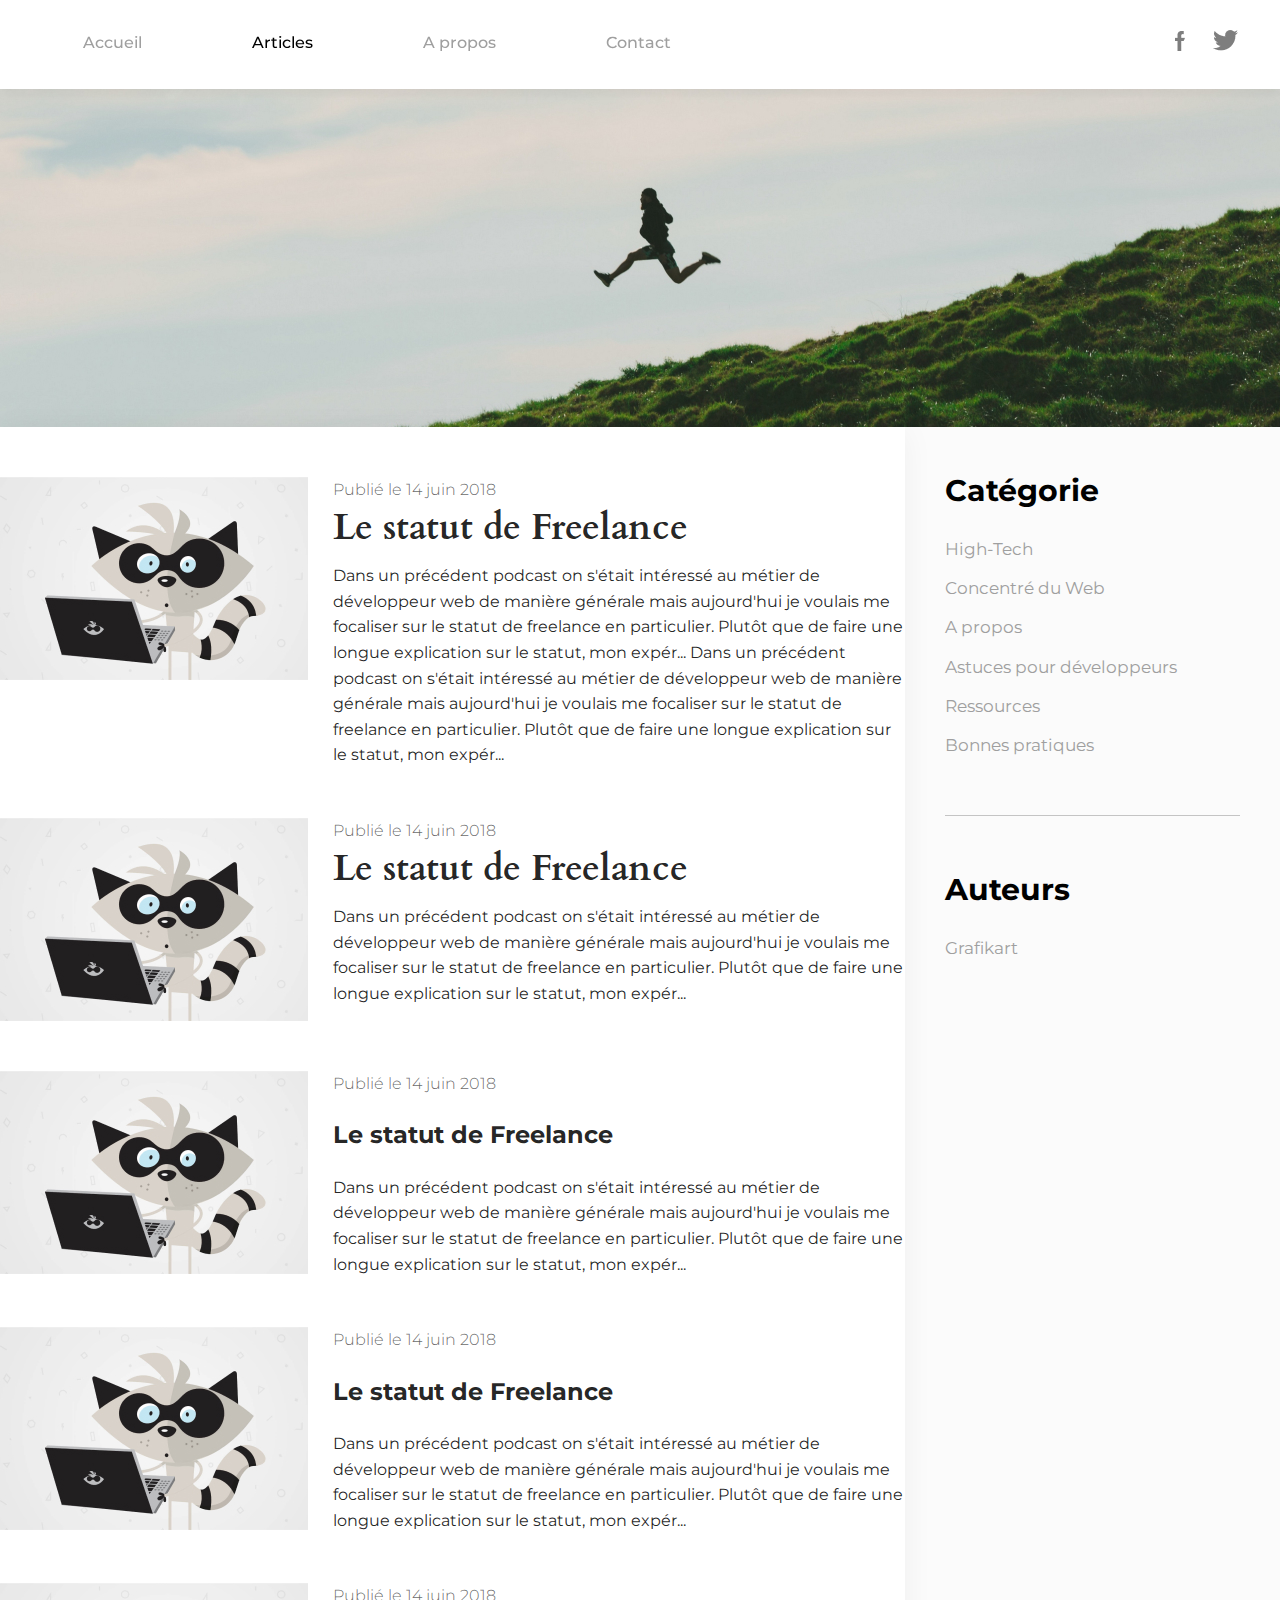
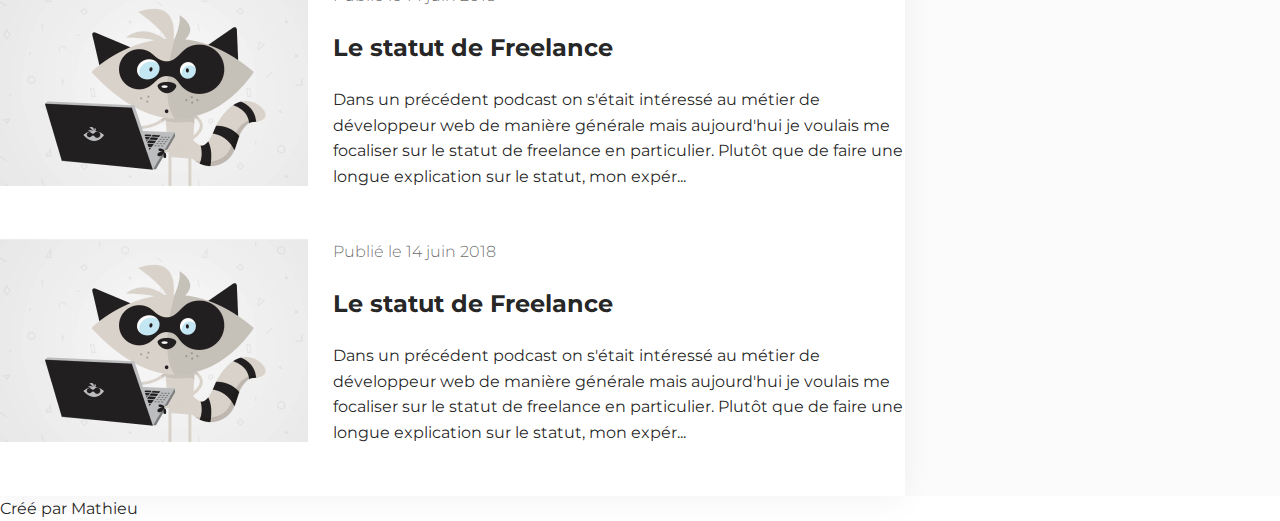
<file: Html_CSS/TP _ Création d'un blog/index.html>
<!DOCTYPE html>
<html lang="fr">
<head>
    <meta charset="UTF-8">
    <meta name="viewport" content="width=device-width, initial-scale=1.0">
    <meta http-equiv="X-UA-Compatible" content="ie=edge">
    <title>Mon Blog</title>
    <link href="https://fonts.googleapis.com/css?family=Cardo:700|Montserrat:300,700&display=swap" rel="stylesheet">
    <link rel="stylesheet" href="style.css">
</head>
<body>
    <header class="topbar">
        <nav>
            <a href="index.html">Accueil</a>
            <a href="article.html" class="active">Articles</a>
            <a href="apropos.html">A propos</a>
            <a href="contact.html" class="important">Contact</a>
        </nav>
        <div class="social">
            <a href="#" title="Facebook"><img src="img/facebook.png" title="Facebook"></a>
            <a href="#" title="Twitter"><img src="img/twitter.png" title="Twitter"></a>
        </div>
    </header>
    <div class="banniere"></div>
    <div class="body">
    <main class="main">
        <div class="container">
            <article class="article">
                <a href="article.html" class="article-img"><img src="img/article.jpg" alt=""></a>
                <div class="article-date">Publié le 14 juin 2018</div>
                <h2 class="article-title"><a href="article.html">Le statut de Freelance</a></h2>
                <p>
                    <span class="important">Dans un précédent podcast</span>  on s'était intéressé au métier de développeur web de manière générale mais aujourd'hui je voulais me focaliser sur le statut de freelance en particulier. Plutôt que de faire une longue explication sur le statut, mon expér...
                    Dans un précédent podcast on s'était intéressé au métier de développeur web de manière générale mais aujourd'hui je voulais me focaliser sur le statut de freelance en particulier. Plutôt que de faire une longue explication sur le statut, mon expér...
                </p>
            </article>
            <article class="article">
                <a href="article.html" class="article-img"><img src="img/article.jpg" alt=""></a>
                <div class="article-date">Publié le 14 juin 2018</div>
                <h2 class="article-title"><a href="article.html">Le statut de Freelance</a></h2>
                <p>
                    Dans un précédent podcast on s'était intéressé au métier de développeur web de manière générale mais aujourd'hui je voulais me focaliser sur le statut de freelance en particulier. Plutôt que de faire une longue explication sur le statut, mon expér...
                </p>
            </article>
            <article class="article">
                <a href="article.html" class="article-img"><img src="img/article.jpg" alt=""></a>
                <div class="article-date">Publié le 14 juin 2018</div>
                <h2><a href="article.html">Le statut de Freelance</a></h2>
                <p>
                    Dans un précédent podcast on s'était intéressé au métier de développeur web de manière générale mais aujourd'hui je voulais me focaliser sur le statut de freelance en particulier. Plutôt que de faire une longue explication sur le statut, mon expér...
                </p>
            </article>
            <article class="article">
                <a href="article.html" class="article-img"><img src="img/article.jpg" alt=""></a>
                <div class="article-date">Publié le 14 juin 2018</div>
                <h2><a href="article.html">Le statut de Freelance</a></h2>
                <p>
                    Dans un précédent podcast on s'était intéressé au métier de développeur web de manière générale mais aujourd'hui je voulais me focaliser sur le statut de freelance en particulier. Plutôt que de faire une longue explication sur le statut, mon expér...
                </p>
            </article>
            <article class="article">
                <a href="article.html" class="article-img"><img src="img/article.jpg" alt=""></a>
                <div class="article-date">Publié le 14 juin 2018</div>
                <h2><a href="article.html">Le statut de Freelance</a></h2>
                <p>
                    Dans un précédent podcast on s'était intéressé au métier de développeur web de manière générale mais aujourd'hui je voulais me focaliser sur le statut de freelance en particulier. Plutôt que de faire une longue explication sur le statut, mon expér...
                </p>
            </article>
            <article class="article">
                <a href="article.html" class="article-img"><img src="img/article.jpg" alt=""></a>
                <div class="article-date">Publié le 14 juin 2018</div>
                <h2><a href="article.html">Le statut de Freelance</a></h2>
                <p>
                    Dans un précédent podcast on s'était intéressé au métier de développeur web de manière générale mais aujourd'hui je voulais me focaliser sur le statut de freelance en particulier. Plutôt que de faire une longue explication sur le statut, mon expér...
                </p>
            </article>
        </div>
    </main>
    <aside class="sidebar">
        <h4 class="sidebar-title">Catégorie</h4>
        <ul>
            <li><a href="#">High-Tech</a></li>
            <li><a href="#">Concentré du Web</a></li>
            <li><a href="#">A propos</a></li>
            <li><a href="#">Astuces pour développeurs</a></li>
            <li><a href="#">Ressources</a></li>
            <li><a href="#">Bonnes pratiques</a></li>
        </ul>
        <hr>
        <h4 class="sidebar-title">Auteurs</h4>
        <ul>
            <li><a href="#">Grafikart</a></li>
        </ul>
    </aside>
</div>
    <footer class="footer">
        Créé par Mathieu
    </footer>
</body>
</html>
</file>
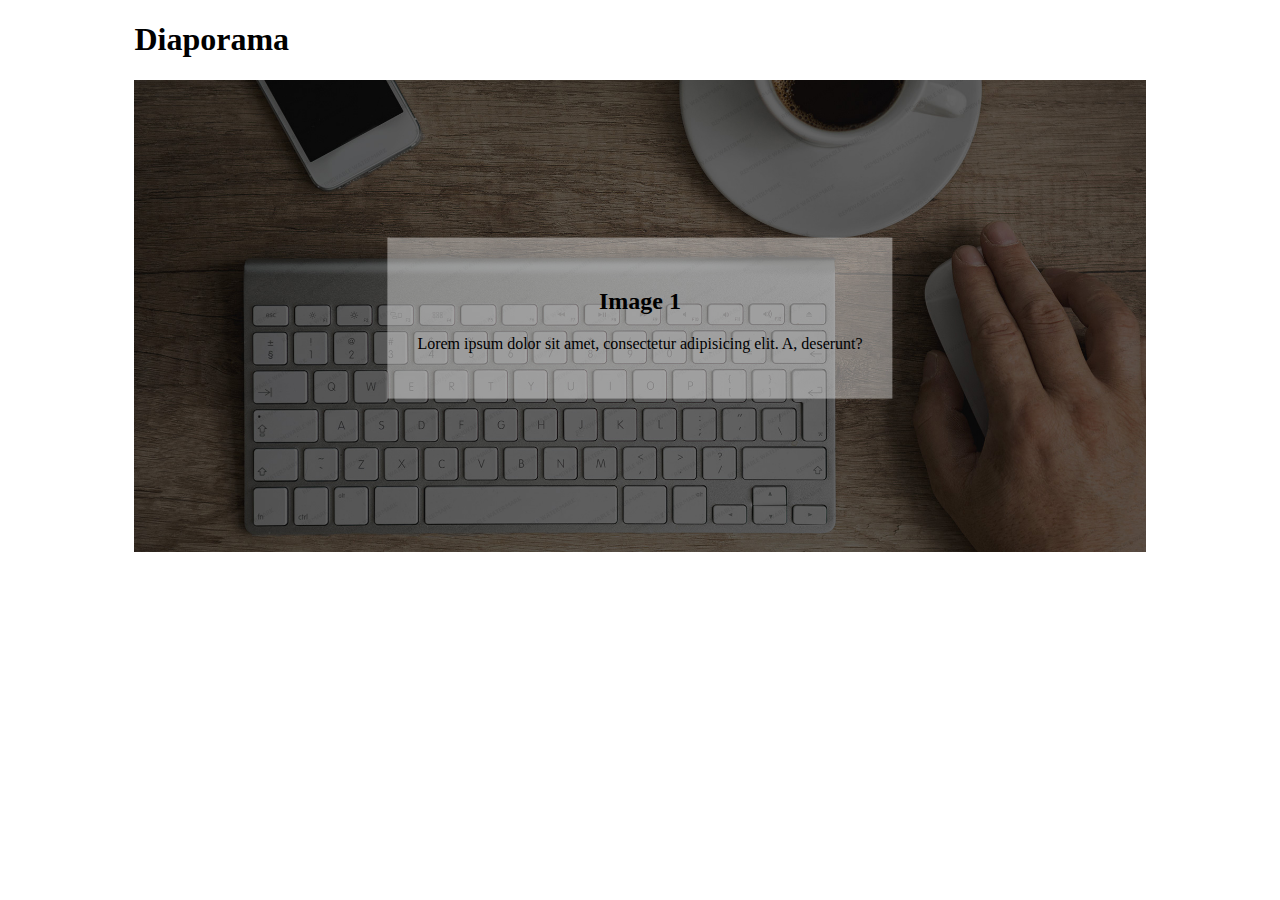
<file: Javascript/Diaporama_V1/index.html>
<!DOCTYPE html>
<html lang="fr">
<head>
    <meta charset="UTF-8">
    <meta name="viewport" content="width=device-width, initial-scale=1.0">
    <title>Carousel</title>

    <!-- Fichiers CSS -->
    <link rel="stylesheet" href="https://maxst.icons8.com/vue-static/landings/line-awesome/line-awesome/1.3.0/css/line-awesome.min.css">
    <link rel="stylesheet" href="css/styles.css">
</head>
<body>
    <main>
        <h1>Diaporama</h1>

        <!-- Placer ici le diaporama -->
        <section class="diapo">
            <!-- Première image, affichée au chargement -->
            <div class="diapo__element diapo__element--active">
                <img class="diapo__image" src="images/index-slide01.jpg" alt="Image 1">
                <div class="diapo__texte">
                    <h2>Image 1</h2>
                    <p>Lorem ipsum dolor sit amet, consectetur adipisicing elit. A, deserunt?</p>
                </div>
            </div>

            <!-- Deuxième image, masquée au chargement -->
            <div class="diapo__element">
                <img class="diapo__image" src="images/index-slide02.jpg" alt="Image 2">
                <div class="diapo__texte">
                    <h2>Image 2</h2>
                    <p>Lorem ipsum dolor sit amet, consectetur adipisicing elit. A, deserunt?</p>
                </div>
            </div>

            <!-- Troisième image, masquée au chargement -->
            <div class="diapo__element">
                <img class="diapo__image" src="images/index-slide03.jpg" alt="Image 3">
                <div class="diapo__texte">
                    <h2>Image 3</h2>
                    <p>Lorem ipsum dolor sit amet, consectetur adipisicing elit. A, deserunt?</p>
                </div>
            </div>

            <i id="fleche-gauche" class="las la-chevron-left"></i>
            <i id="fleche-droite" class="las la-chevron-right"></i>
        </section>

    </main>

    <!-- Fichiers JS -->
    <script src="js/scripts.js"></script>
</body>
</html>
</file>
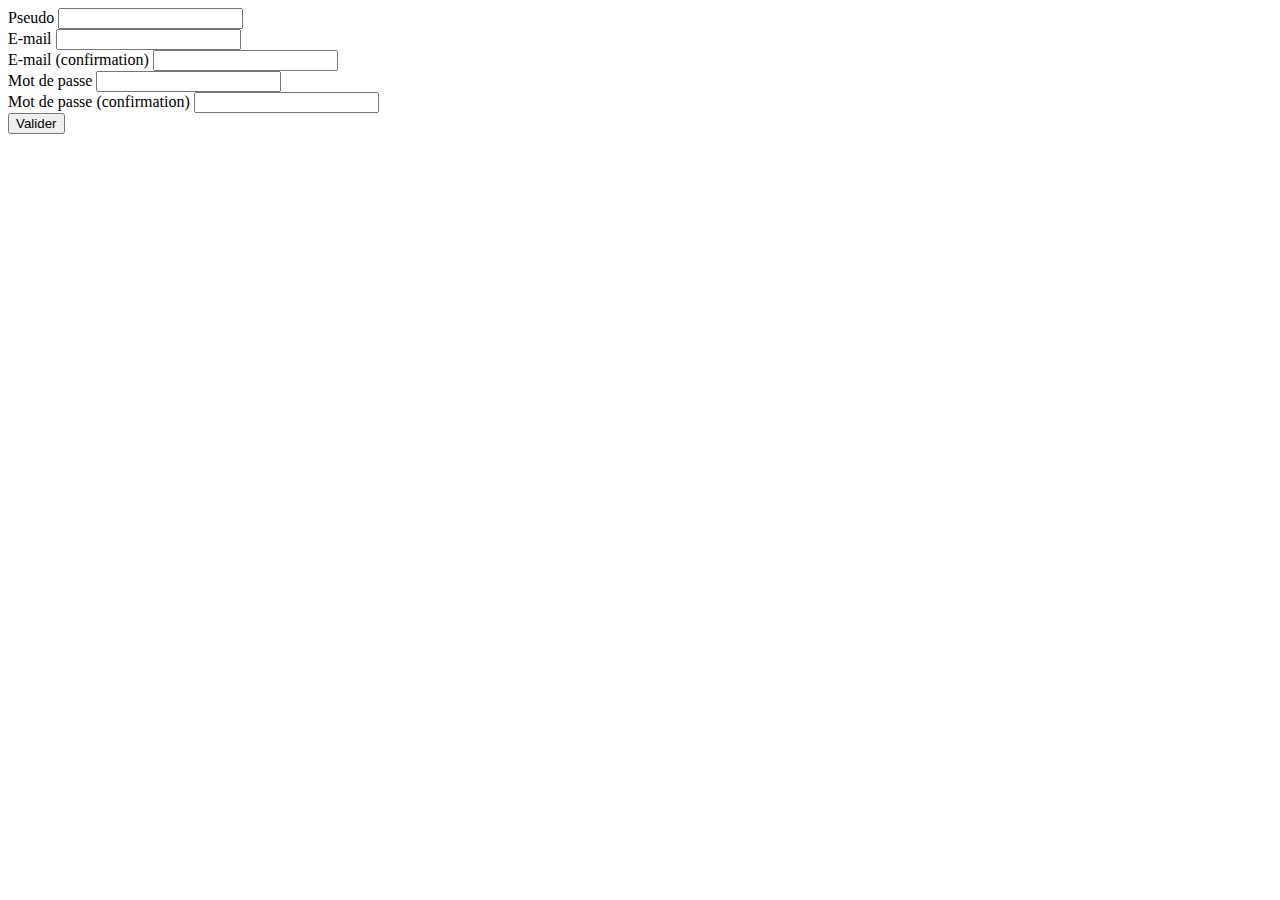
<file: Javascript/Formulaire_v1/index.html>
<!DOCTYPE html>
<html lang="en">
<head>
    <meta charset="UTF-8">
    <meta name="viewport" content="width=device-width, initial-scale=1.0">
    <title>Document</title>
</head>
<body>
    <form action="#" method="post">
        <div>
            <label for="pseudo">Pseudo</label>
            <input type="text" id="pseudo" name="pseudo">
        </div>
        <div>
            <label for="email1">E-mail</label>
            <input type="email" id="email1" name="email1">
        </div>
        <div>
            <label for="email2">E-mail (confirmation)</label>
            <input type="email" id="email2" name="email2">
        </div>
        <div>
            <label for="pass1">Mot de passe</label>
            <input type="password" id="pass1" name="pass1">
        </div>
        <div>
            <label for="pass2">Mot de passe (confirmation)</label>
            <input type="password" id="pass2" name="pass2">
        </div>
        <button type="submit">Valider</button>
    </form>

    <script src="js/scripts.js"></script>
</body>
</html>
</file>
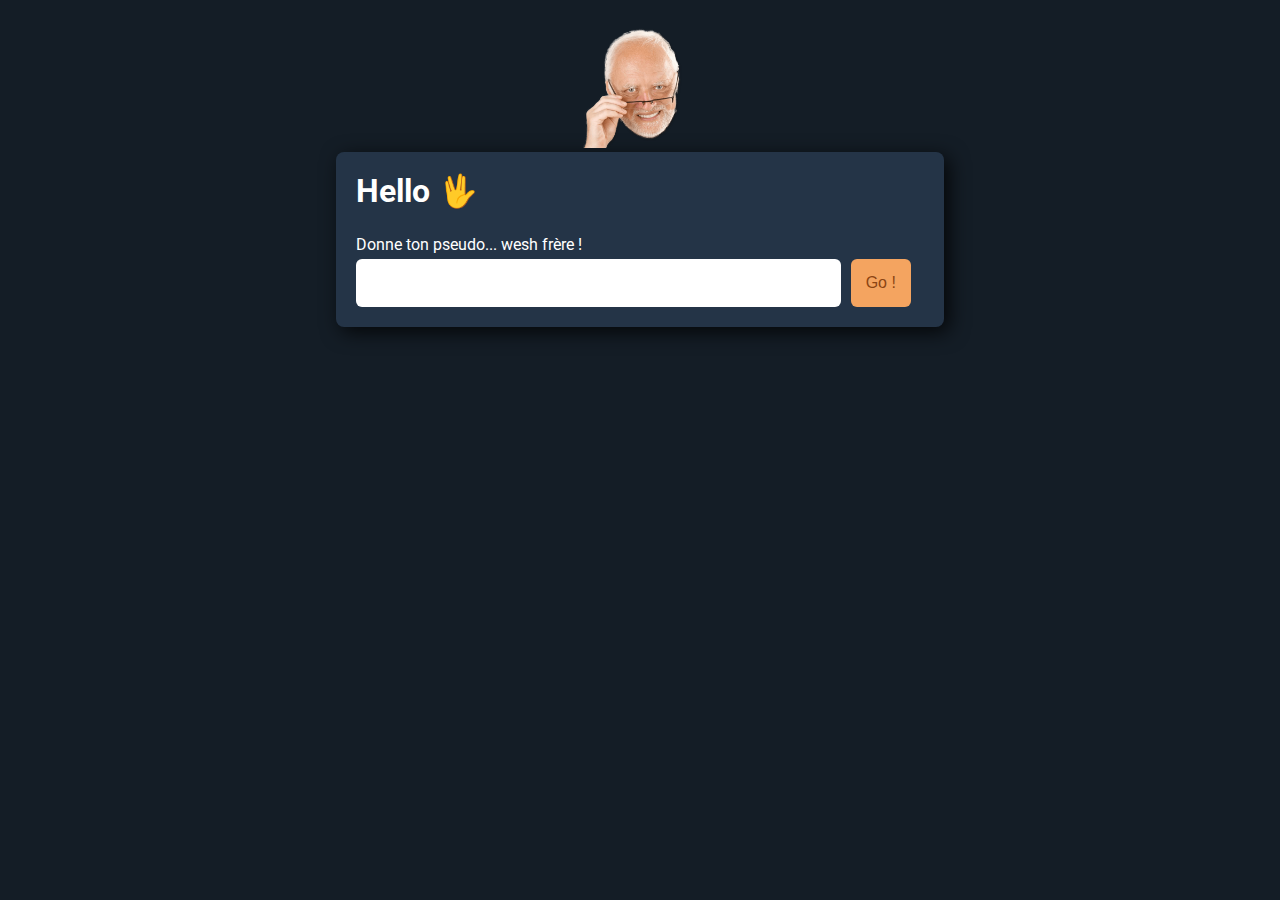
<file: jQuery/devinette_nombre/index.html>
<!DOCTYPE html>
<html lang="en">
    <head>
        <meta charset="UTF-8">
        <title>Jeu !</title>
        <link rel="preconnect" href="https://fonts.gstatic.com">
        <link href="https://fonts.googleapis.com/css2?family=Roboto:wght@400;700&display=swap" rel="stylesheet">
        <link rel="stylesheet" href="css/style.css">
    </head>
    <body>

        <!-- Formulaire de "Welcome" 😁 -->
        <img src="imgs/welcome.png" alt="Hello jeune joueur !" class="img-welcome">
        <div class="card">
            <h2>Hello 🖖</h2>
            <form id="form-welcome">
                <label for="gamer">Donne ton pseudo... wesh frère !</label>
                <div class="flex">
                    <input type="text" id="gamer">
                    <button>Go !</button>
                </div>
            </form>
        </div>

        <div id="form-game" class="card d-none">
            <h2>Bienvenue !</h2>
            <form id="game">
                <label for="number">Choisis un nombre entre 1 et 100</label>
                <div class="flex">
                    <input type="text" id="number">
                    <button>Valider</button>
                </div>
            </form>
            <h3 class="indication"></h3>
        </div>

        <script src="https://code.jquery.com/jquery-3.5.1.min.js" integrity="sha256-9/aliU8dGd2tb6OSsuzixeV4y/faTqgFtohetphbbj0=" crossorigin="anonymous"></script>
        <script src="js/game.js"></script>
    </body>
</html>
</file>
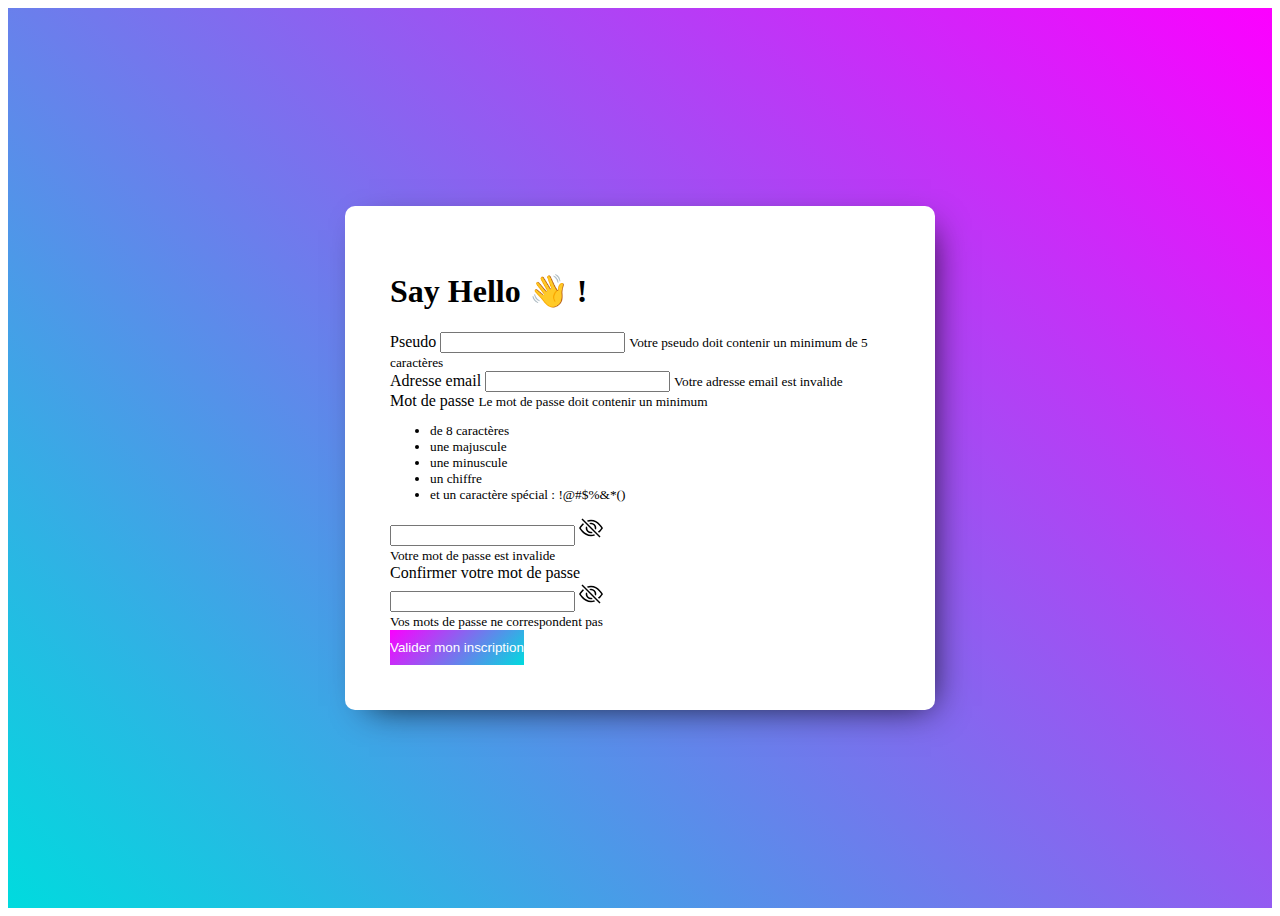
<file: jQuery/Formulaire_V1/index.html>
<!DOCTYPE html>
<html lang="en">
    <head>
        <meta charset="UTF-8">
        <title>Formulaire</title>

        <!-- Bootstrap CSS -->
        <link href="https://cdn.jsdelivr.net/npm/bootstrap@5.0.0-beta1/dist/css/bootstrap.min.css" rel="stylesheet" integrity="sha384-giJF6kkoqNQ00vy+HMDP7azOuL0xtbfIcaT9wjKHr8RbDVddVHyTfAAsrekwKmP1" crossorigin="anonymous">

        <!-- My CSS -->
        <link rel="stylesheet" href="css/styles.css">
    </head>
    <body>

        <div class="container-perso">

            <form>
                <h1 class="text-center mb-5">Say Hello 👋 !</h1>

                <!-- Pseudo -->
                <div class="mb-3">
                    <label for="pseudo" class="form-label">Pseudo</label>
                    <input type="text" class="form-control" id="pseudo">
                    <small class="text-danger d-none">Votre pseudo doit contenir un minimum de 5 caractères</small>
                </div>

                <!-- Email -->
                <div class="mb-3">
                    <label for="email" class="form-label">Adresse email</label>
                    <input type="email" class="form-control" id="email">
                    <small class="text-danger d-none">Votre adresse email est invalide</small>
                </div>

                <!-- Mot de passe -->
                <div class="mb-3">
                    <label for="password" class="form-label mb-0">Mot de passe</label>
                    <small class="d-block text-secondary mb-2">
                        Le mot de passe doit contenir un minimum
                        <ul>
                            <li>de 8 caractères</li>
                            <li>une majuscule</li>
                            <li>une minuscule</li>
                            <li>un chiffre </li>
                            <li>et un caractère spécial : !@#$%&*()</li>
                        </ul>
                    </small>
                    <div class="input-group">
                        <input type="password" class="form-control" id="password">
                        <span class="input-group-text">
                            <svg width="1.5em" height="1.5em" viewBox="0 0 16 16" class="bi bi-eye" fill="currentColor" xmlns="http://www.w3.org/2000/svg">
                                <path d="M13.359 11.238C15.06 9.72 16 8 16 8s-3-5.5-8-5.5a7.028 7.028 0 0 0-2.79.588l.77.771A5.944 5.944 0 0 1 8 3.5c2.12 0 3.879 1.168 5.168 2.457A13.134 13.134 0 0 1 14.828 8c-.058.087-.122.183-.195.288-.335.48-.83 1.12-1.465 1.755-.165.165-.337.328-.517.486l.708.709z"/>
                                <path d="M11.297 9.176a3.5 3.5 0 0 0-4.474-4.474l.823.823a2.5 2.5 0 0 1 2.829 2.829l.822.822zm-2.943 1.299l.822.822a3.5 3.5 0 0 1-4.474-4.474l.823.823a2.5 2.5 0 0 0 2.829 2.829z"/>
                                <path d="M3.35 5.47c-.18.16-.353.322-.518.487A13.134 13.134 0 0 0 1.172 8l.195.288c.335.48.83 1.12 1.465 1.755C4.121 11.332 5.881 12.5 8 12.5c.716 0 1.39-.133 2.02-.36l.77.772A7.029 7.029 0 0 1 8 13.5C3 13.5 0 8 0 8s.939-1.721 2.641-3.238l.708.709z"/>
                                <path fill-rule="evenodd" d="M13.646 14.354l-12-12 .708-.708 12 12-.708.708z"/>
                            </svg>
                        </span>
                    </div>
                    <small class="text-danger d-none">Votre mot de passe est invalide</small>
                </div>

                <!-- Confirmation du mot de passe -->
                <div class="mb-4">
                    <label for="confirm-password" class="form-label">Confirmer votre mot de passe</label>
                    <div class="input-group">
                        <input type="password" class="form-control" id="confirm-password">
                        <span class="input-group-text">
                            <svg width="1.5em" height="1.5em" viewBox="0 0 16 16" class="bi bi-eye" fill="currentColor" xmlns="http://www.w3.org/2000/svg">
                                <path d="M13.359 11.238C15.06 9.72 16 8 16 8s-3-5.5-8-5.5a7.028 7.028 0 0 0-2.79.588l.77.771A5.944 5.944 0 0 1 8 3.5c2.12 0 3.879 1.168 5.168 2.457A13.134 13.134 0 0 1 14.828 8c-.058.087-.122.183-.195.288-.335.48-.83 1.12-1.465 1.755-.165.165-.337.328-.517.486l.708.709z"/>
                                <path d="M11.297 9.176a3.5 3.5 0 0 0-4.474-4.474l.823.823a2.5 2.5 0 0 1 2.829 2.829l.822.822zm-2.943 1.299l.822.822a3.5 3.5 0 0 1-4.474-4.474l.823.823a2.5 2.5 0 0 0 2.829 2.829z"/>
                                <path d="M3.35 5.47c-.18.16-.353.322-.518.487A13.134 13.134 0 0 0 1.172 8l.195.288c.335.48.83 1.12 1.465 1.755C4.121 11.332 5.881 12.5 8 12.5c.716 0 1.39-.133 2.02-.36l.77.772A7.029 7.029 0 0 1 8 13.5C3 13.5 0 8 0 8s.939-1.721 2.641-3.238l.708.709z"/>
                                <path fill-rule="evenodd" d="M13.646 14.354l-12-12 .708-.708 12 12-.708.708z"/>
                            </svg>
                        </span>
                    </div>
                    <small class="text-danger d-none">Vos mots de passe ne correspondent pas</small>
                </div>

                <div class="d-grid">
                    <button type="submit" class="btn btn-gradient">Valider mon inscription</button>
                </div>
            </form>

        </div>

        <!-- JavaScript Bundle with Popper -->
        <script src="https://cdn.jsdelivr.net/npm/bootstrap@5.0.0-beta1/dist/js/bootstrap.bundle.min.js" integrity="sha384-ygbV9kiqUc6oa4msXn9868pTtWMgiQaeYH7/t7LECLbyPA2x65Kgf80OJFdroafW" crossorigin="anonymous"></script>

        <!-- JQuery -->
        <script src="https://code.jquery.com/jquery-3.5.1.min.js" integrity="sha256-9/aliU8dGd2tb6OSsuzixeV4y/faTqgFtohetphbbj0=" crossorigin="anonymous"></script>

        <!-- Vérification du formulaire -->
        <script src="js/verifForm.js"></script>
    </body>
</html>
</file>
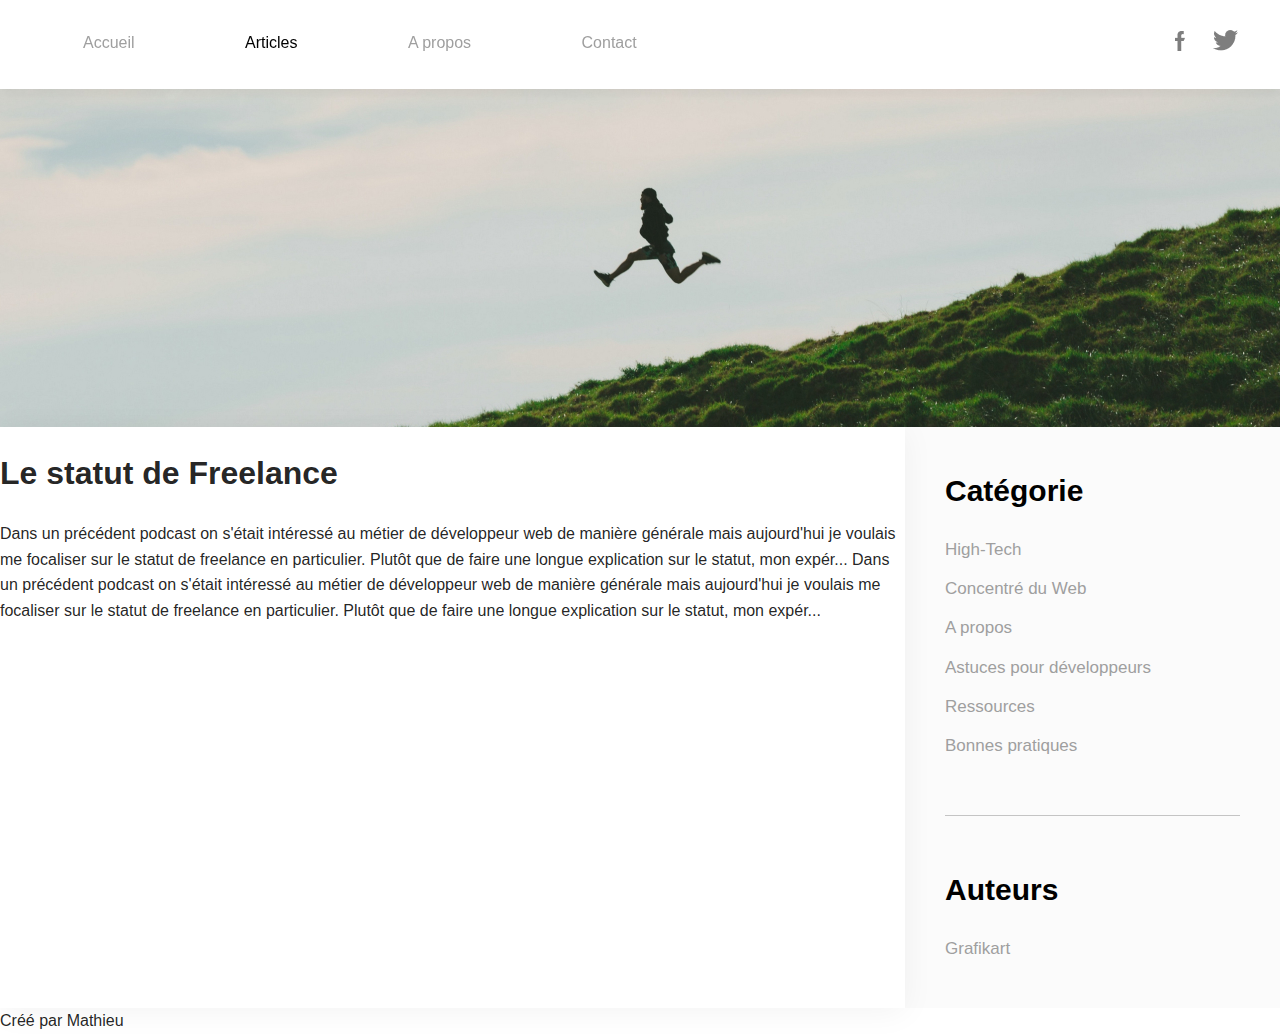
<file: Html_CSS/TP _ Création d'un blog/article.html>
<!DOCTYPE html>
<html lang="fr">
<head>
    <meta charset="UTF-8">
    <meta name="viewport" content="width=device-width, initial-scale=1.0">
    <meta http-equiv="X-UA-Compatible" content="ie=edge">
    <title>Mon Blog</title>
    <link rel="stylesheet" href="style.css">
</head>
<body>
    <header class="topbar">
        <nav>
            <a href="index.html">Accueil</a>
            <a href="articles.html" class="active">Articles</a>
            <a href="apropos.html">A propos</a>
            <a href="contact.html">Contact</a>
        </nav>
        <div class="social">
            <a href="#" title="Facebook"><img src="img/facebook.png" title="Facebook"></a>
            <a href="#" title="Twitter"><img src="img/twitter.png" title="Twitter"></a>
        </div>
    </header>
    <div class="banniere"></div>
    <div class="body">
    <main class="main">
        <div class="container">
            <h1>Le statut de Freelance</h1>
            <p>
                Dans un précédent podcast on s'était intéressé au métier de développeur web de manière générale mais aujourd'hui je voulais me focaliser sur le statut de freelance en particulier. Plutôt que de faire une longue explication sur le statut, mon expér...
                Dans un précédent podcast on s'était intéressé au métier de développeur web de manière générale mais aujourd'hui je voulais me focaliser sur le statut de freelance en particulier. Plutôt que de faire une longue explication sur le statut, mon expér...
            </p> 
        </div>
    </main>
    <aside class="sidebar">
        <h4 class="sidebar-title">Catégorie</h4>
        <ul>
            <li><a href="#">High-Tech</a></li>
            <li><a href="#">Concentré du Web</a></li>
            <li><a href="#">A propos</a></li>
            <li><a href="#">Astuces pour développeurs</a></li>
            <li><a href="#">Ressources</a></li>
            <li><a href="#">Bonnes pratiques</a></li>
        </ul>
        <hr>
        <h4 class="sidebar-title">Auteurs</h4>
        <ul>
            <li><a href="#">Grafikart</a></li>
        </ul>
    </aside>
</div>
    <footer class="footer">
        Créé par Mathieu
    </footer>
</body>
</html>
</file>
<file: Html_CSS/TP _ Création d'un blog/style.css>
* {
    box-sizing: border-box;
}

body, html {
    font-size: 16px;
    color: rgba(0, 0, 0, .87);
    font-family: "Montserrat", sans-serif;
    line-height: 1.6;
    margin: 0;
    font-weight: 400;
}

.topbar {
    position: fixed;
    top: 0;
    left: 0;
    right: 0;
    width: 100%;
    background: #FFF;
    padding: 30px;
    z-index: 3;
    box-shadow: 0 4px 10px rgba(0, 0, 0, .05);
}

.topbar nav {
    float: left;
}

.topbar nav a {
    color: #9F9F9F;
    text-decoration: none;
    font-weight: 500;
    margin: 0 53px;
    transition: color .3s;

}

.topbar nav a:hover, .topbar nav a.active {
    color: #000;
}

.social {
    float: right;
}

.social a {
    padding: 0 12px;
    opacity: .5;
    transition: opacity .3s;
}

.social a:hover {
    opacity: 1;
}

.banniere {
    height: 427px;
    background: no-repeat center center / cover url("img/header.jpg");
}

.body {
    display: flex;
}

.main {
    background: #FFF;
    width: calc(100% - 375px);
    box-shadow: 0 4px 30px rgba(0, 0, 0, .05);
    position: relative;
    z-index: 2;
}

.sidebar {
    position: relative;
    background: #FBFBFB;
    width: 375px;
    padding: 40px;
    font-size: 17px;
    z-index: 1;
}

.sidebar-title {
    font-size: 30px;
    color: #000;
    margin: 15px 0;
}

.sidebar-title:first-child {
    margin-top: 0;
}

.sidebar a{
    color: #9F9F9F;
    text-decoration: none;
}

.sidebar ul {
    margin: 0;
    padding: 0;
    list-style: none;
}

.sidebar li {
    padding: 6px 0;
}

.sidebar a:hover {
    text-decoration: underline;
}

.sidebar hr {
    border:none;
    height: 1px;
    background: #C4C4C4;
    margin: 50px 0;
}

.container {
    margin: 0 auto;
    max-width: 940px;
}

.article {
    position: relative;
    margin: 50px 0;
    padding-left: 333px;
    min-height: 203px;
}

.article a {
    color: inherit;
    text-decoration: none;
}

.article a:hover {
    text-decoration: underline;
}

.article-img {
    position: absolute;
    left: 0;
    top: 0;
    width: 308px;
    margin-right: 25px;
    transition: transform .5s;

}

.article-img:hover {
    transform: scale(1.1)

}

@keyframes slidedown {
    from {

    }
    to {

    }
}

.article-img img {
    width: 100%;
    height: auto;
}

.article-date {
    font-weight: 300;
    color: rgba(0, 0, 0, .6);
    margin-bottom: 5px;
}

.article-title {
    font-size: 2.25rem;
    line-height: 1.1;
    font-family: "Cardo", serif;
    margin: 0 0 15px 0;
}

.footer {
    clear:both;
}

@media screen and (max-width: 1100px){
    .body {
        display: block;
    }
    .main {
        width: 100%;
    }
    .main .container {
        overflow: hidden;
    }
    .sidebar {
        width: 100%;
    }

}

@media screen and (max-width: 740px) {
    .container {
        padding: 0 20px;
    }
    .article {
        padding-left: 0;
    }
    .article-img {
        position: static;
        margin-bottom: 1rem;
        width: 100%;
        display: block;
    }
}

@media screen and (max-width: 860px) {
    .topbar {
        position: absolute;
    }
    .topbar nav, .social {
        float: none;
        text-align: center;
    }

    .topbar nav {
        margin-bottom: 15px;
    }

    .topbar nav a {
        display: inline-block;
        margin: 0 20px 5px 20px;
        white-space: nowrap;
    }
}
</file>
<file: Javascript/Diaporama_V1/css/styles.css>
main{
    width: 80%;
    margin: auto;
}

.diapo{
    /* Diapo devient la référence de positionnement pour ses enfants */
    position: relative;
}

/* Masque toutes les images */
.diapo__element{
    display: none;
}

/* Affiche une image */
.diapo__element--active{
    display: initial;
}

.diapo__image{
    width: 100%;
}

.diapo__texte{
    /* Positionnement */
    position: absolute;
    top: 50%;
    left: 50%;
    transform: translate(-50%, -50%);

    /* Esthétique */
    text-align: center;
    background-color: rgba(255, 255, 255, 0.4);
    padding: 30px;
}

#fleche-gauche, #fleche-droite{
    position: absolute;
    top: 50%;
    transform: translateY(-50%);
    color: white;
    font-size: 3rem;
    cursor: pointer;
}

#fleche-gauche{
    left: 20px;
}

#fleche-droite{
    right: 20px;
}
</file>
<file: jQuery/devinette_nombre/css/style.css>
body {
    font-family: 'Roboto', sans-serif;
    font-size: 16px;
    color: white;
    background-color: #141d26;
    padding: 20px 0;
}

.card {
    width: 45%;
    margin: auto;
    padding: 20px;
    background-color: #243447;
    border-radius: 8px;
    box-shadow: 5px 5px 20px rgba(0, 0, 0, 0.8);
}

h2 {
    font-size: 2rem;
    margin: 0;
    padding: 0;
}

.flex {
    display: flex;
    align-items: center;
    gap: 10px;
}

form {
    margin-top: 25px;
    width: 100%;
}

label {
    display: block;
    margin-bottom: 5px;
}

input {
    width: 80%;
    outline: none;
    border: none;
    border-radius: 6px;
    padding: 15px;
    font-size: 1rem;
}

button {
    border: none;
    background-color: sandybrown;
    color: saddlebrown;
    padding: 15px;
    border-radius: 6px;
    font-size: 1rem;
    cursor: pointer;
}

button:hover {
    background-color: #f38f3a;
    color: #4f2507;
}

.img-welcome {
    width: 10%;
    position: relative;
    left: 50%;
    transform: translateX(-50%);
}

.d-none {
    display: none;
}

.indication {

}
</file>
<file: jQuery/Formulaire_V1/css/styles.css>
.container-perso {
    background: #a64bf4;
    background: linear-gradient(45deg, #00dbde, #fc00ff);
    display: flex;
    align-items: center;
    justify-content: center;
    min-height: 100vh;
    width: 100%;
    margin: 0;
}

form {
    width: 500px;
    background-color: white;
    border-radius: 10px;
    padding: 45px;
    box-shadow: 10px 10px 34px -14px rgba(0, 0, 0, 0.85);
}

.btn-gradient {
    background: #a64bf4;
    background: linear-gradient(-45deg, #00dbde, #fc00ff);
    border: none;
    color: white;
    padding: 10px 0;
}
</file>
